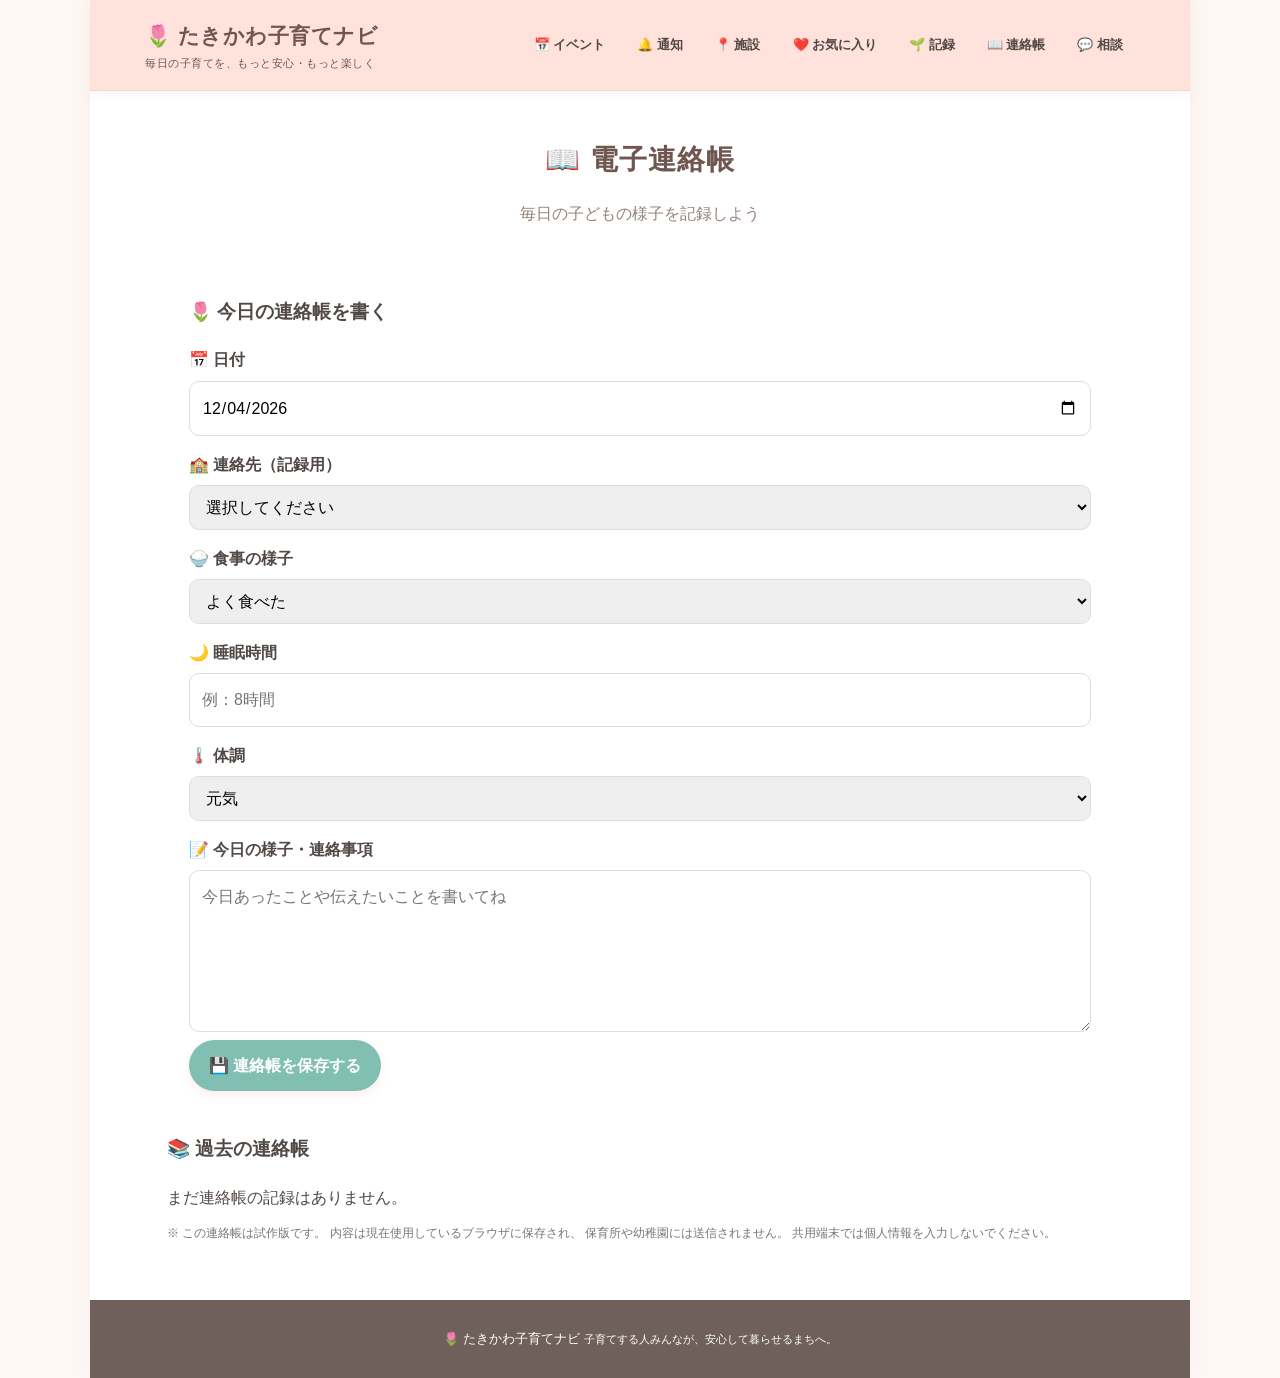
<file: contact.html>
<!doctype html>
<html lang="ja">
<head>
  <meta charset="utf-8">
  <meta name="viewport" content="width=device-width,initial-scale=1">
  <title>電子連絡帳｜たきかわ子育てナビ</title>
  <link rel="stylesheet" href="style.css">

  <style>
    .contact-box {
      background: white;
      padding: 22px;
      border-radius: 20px;
      margin: 20px 0;
    }

    .contact-box label {
      display: block;
      font-weight: bold;
      margin-top: 15px;
    }

    .contact-box input,
    .contact-box select,
    .contact-box textarea {
      width: 100%;
      box-sizing: border-box;
      padding: 12px;
      margin-top: 7px;
      border: 1px solid #ddd;
      border-radius: 10px;
      font: inherit;
    }

    .contact-card {
      background: white;
      border-radius: 15px;
      padding: 18px;
      margin: 12px 0;
    }

    .contact-card p {
      margin: 8px 0;
      white-space: pre-wrap;
      overflow-wrap: anywhere;
    }
  </style>
</head>

<body>
<div class="app">

  <header class="top">
    <a class="logo" href="index.html">
      🌷 たきかわ子育てナビ
      <small>毎日の子育てを、もっと安心・もっと楽しく</small>
    </a>

    <nav class="menu">
      <a href="events.html">📅 イベント</a>
      <a href="notifications.html">🔔 通知</a>
      <a href="places.html">📍 施設</a>
      <a href="favorites.html">❤️ お気に入り</a>
      <a href="records.html">🌱 記録</a>
      <a href="contact.html">📖 連絡帳</a>
      <a href="chat.html">💬 相談</a>
    </nav>
  </header>

  <section class="section">

    <div class="title">
      <h2>📖 電子連絡帳</h2>
      <p>毎日の子どもの様子を記録しよう</p>
    </div>

    <div class="contact-box">
      <h3>🌷 今日の連絡帳を書く</h3>

      <form id="contactForm">

        <label for="contactDate">📅 日付</label>
        <input type="date" id="contactDate" required>

        <label for="contactPlace">🏫 連絡先（記録用）</label>
        <select id="contactPlace">
          <option value="未指定">選択してください</option>
          <option value="保育所">保育所</option>
          <option value="幼稚園">幼稚園</option>
          <option value="その他">その他</option>
        </select>

        <label for="contactMeal">🍚 食事の様子</label>
        <select id="contactMeal">
          <option>よく食べた</option>
          <option>普通</option>
          <option>あまり食べなかった</option>
        </select>

        <label for="contactSleep">🌙 睡眠時間</label>
        <input type="text" id="contactSleep"
          placeholder="例：8時間">

        <label for="contactHealth">🌡️ 体調</label>
        <select id="contactHealth">
          <option>元気</option>
          <option>少し疲れている</option>
          <option>体調がよくない</option>
        </select>

        <label for="contactText">📝 今日の様子・連絡事項</label>
        <textarea id="contactText" rows="5"
          placeholder="今日あったことや伝えたいことを書いてね"></textarea>

        <button class="btn green" type="submit">
          💾 連絡帳を保存する
        </button>

      </form>
    </div>

    <h3>📚 過去の連絡帳</h3>
    <div id="contactList"></div>

    <p style="font-size:12px;color:#777;">
      ※ この連絡帳は試作版です。
      内容は現在使用しているブラウザに保存され、
      保育所や幼稚園には送信されません。
      共用端末では個人情報を入力しないでください。
    </p>

  </section>

  <footer class="footer">
    🌷 たきかわ子育てナビ
    <small>子育てする人みんなが、安心して暮らせるまちへ。</small>
  </footer>

</div>

<script>
const contactStorageKey = "takikawaContacts";

function getContacts() {
  try {
    const data = JSON.parse(
      localStorage.getItem(contactStorageKey) || "[]"
    );
    return Array.isArray(data) ? data : [];
  } catch {
    return [];
  }
}

function saveContacts(data) {
  localStorage.setItem(
    contactStorageKey,
    JSON.stringify(data)
  );
}

function renderContacts() {
  const list = document.getElementById("contactList");
  list.innerHTML = "";

  const contacts = getContacts()
    .sort((a, b) => b.date.localeCompare(a.date));

  if (contacts.length === 0) {
    list.textContent = "まだ連絡帳の記録はありません。";
    return;
  }

  contacts.forEach(item => {
    const card = document.createElement("div");
    card.className = "contact-card";

    const heading = document.createElement("h3");
    heading.textContent = "📅 " + item.date;

    const details = [
      "🏫 連絡先：" + item.place,
      "🍚 食事：" + item.meal,
      "🌙 睡眠：" + (item.sleep || "未入力"),
      "🌡️ 体調：" + item.health,
      "📝 今日の様子：" + (item.text || "未入力")
    ];

    card.appendChild(heading);

    details.forEach(detail => {
      const p = document.createElement("p");
      p.textContent = detail;
      card.appendChild(p);
    });

    const button = document.createElement("button");
    button.className = "btn light";
    button.textContent = "🗑️ 削除する";

    button.onclick = () => {
      if (!confirm("この記録を削除しますか？")) {
        return;
      }

      const updated = getContacts()
        .filter(c => c.id !== item.id);

      saveContacts(updated);
      renderContacts();
    };

    card.appendChild(button);
    list.appendChild(card);
  });
}

document.getElementById("contactDate").value =
  new Date(
    Date.now() - new Date().getTimezoneOffset() * 60000
  ).toISOString().slice(0, 10);

document.getElementById("contactForm")
  .addEventListener("submit", function(e) {
    e.preventDefault();

    const item = {
      id: crypto.randomUUID(),
      date: document.getElementById("contactDate").value,
      place: document.getElementById("contactPlace").value,
      meal: document.getElementById("contactMeal").value,
      sleep: document.getElementById("contactSleep").value.trim(),
      health: document.getElementById("contactHealth").value,
      text: document.getElementById("contactText").value.trim()
    };

    if (!item.date) {
      alert("日付を選んでね！");
      return;
    }

    try {
      const contacts = getContacts();
      contacts.push(item);
      saveContacts(contacts);

      this.reset();

      document.getElementById("contactDate").value =
        new Date(
          Date.now() -
          new Date().getTimezoneOffset() * 60000
        ).toISOString().slice(0, 10);

      renderContacts();
      alert("連絡帳を保存しました！🌷");

    } catch (error) {
      console.error(error);
      alert("保存できませんでした。");
    }
  });

renderContacts();
</script>

</body>
</html>
</file>
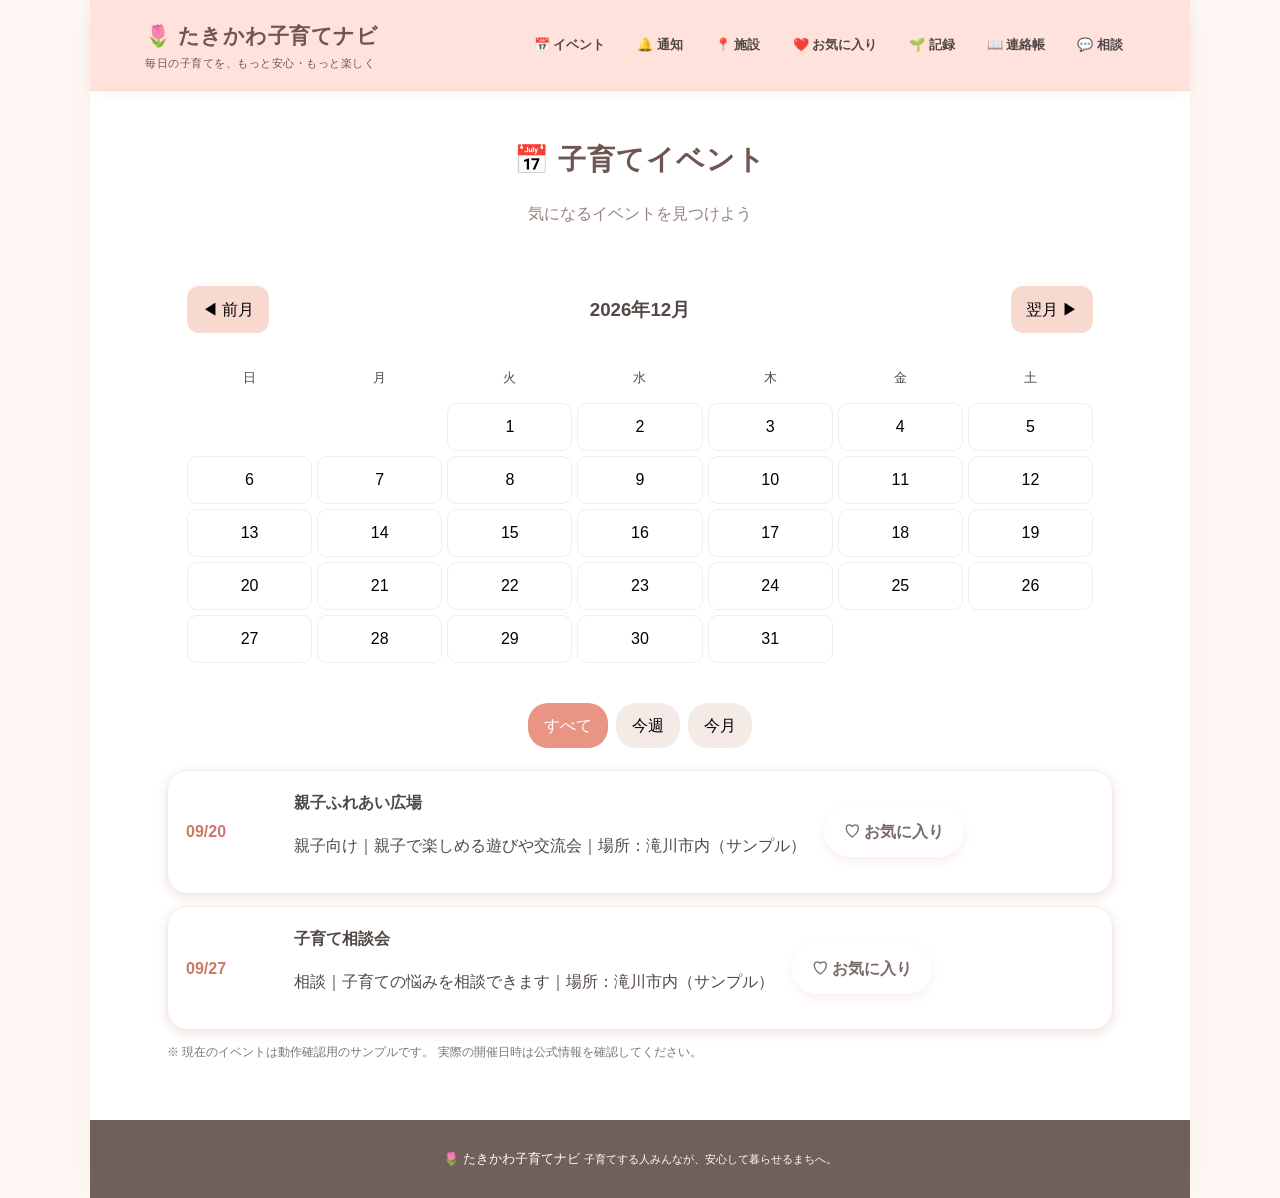
<file: events.html>
<!doctype html>
<html lang="ja">
<head>
  <meta charset="utf-8">
  <meta name="viewport" content="width=device-width,initial-scale=1">
  <title>イベント情報｜たきかわ子育てナビ</title>
  <link rel="stylesheet" href="style.css">
  <style>
    .calendar {
      background: white;
      padding: 20px;
      border-radius: 20px;
      margin: 20px 0;
    }
    .calendar-header {
      display: flex;
      justify-content: space-between;
      align-items: center;
      gap: 10px;
      margin-bottom: 15px;
    }
    .calendar-header button {
      border: none;
      border-radius: 12px;
      background: #f8d9cf;
      padding: 10px 15px;
      cursor: pointer;
    }
    .calendar-grid {
      display: grid;
      grid-template-columns: repeat(7, minmax(0,1fr));
      gap: 5px;
    }
    .calendar-grid button {
      min-height: 48px;
      border: 1px solid #eee;
      border-radius: 10px;
      background: white;
      cursor: pointer;
    }
    .calendar-grid button:disabled {
      cursor: default;
    }
    .calendar-grid .selected {
      background: #80bfb4;
      color: white;
    }
    .calendar-grid .has-event {
      border: 2px solid #80bfb4;
      font-weight: bold;
    }
    .weekday {
      text-align: center;
      font-size: 13px;
      padding: 8px 0;
    }
    .event-list {
      margin-top: 20px;
    }
    .event {
      margin-bottom: 12px;
    }
  </style>
</head>
<body>
<div class="app">

  <header class="top">
    <a class="logo" href="index.html">
      🌷 たきかわ子育てナビ
      <small>毎日の子育てを、もっと安心・もっと楽しく</small>
    </a>
    <nav class="menu">
      <a href="events.html">📅 イベント</a>
      <a href="notifications.html">🔔 通知</a>
      <a href="places.html">📍 施設</a>
      <a href="favorites.html">❤️ お気に入り</a>
      <a href="records.html">🌱 記録</a>
      <a href="contact.html">📖 連絡帳</a>
      <a href="chat.html">💬 相談</a>
    </nav>
  </header>

  <section class="section">
    <div class="title">
      <h2>📅 子育てイベント</h2>
      <p>気になるイベントを見つけよう</p>
    </div>

    <div class="calendar">
      <div class="calendar-header">
        <button onclick="changeMonth(-1)">◀ 前月</button>
        <h3 id="calendarTitle"></h3>
        <button onclick="changeMonth(1)">翌月 ▶</button>
      </div>
      <div id="calendarGrid" class="calendar-grid"></div>
    </div>

    <div class="tabs">
      <button onclick="setFilter('all',this)" class="active">すべて</button>
      <button onclick="setFilter('week',this)">今週</button>
      <button onclick="setFilter('month',this)">今月</button>
    </div>

    <div id="selectedDate"></div>
    <div id="eventList" class="event-list"></div>

    <p style="font-size:12px;color:#777;">
      ※ 現在のイベントは動作確認用のサンプルです。
      実際の開催日時は公式情報を確認してください。
    </p>
  </section>

  <footer class="footer">
    🌷 たきかわ子育てナビ
    <small>子育てする人みんなが、安心して暮らせるまちへ。</small>
  </footer>
</div>

<script>
const events = [
  {
    id: "sample1",
    date: "2026-09-20",
    title: "親子ふれあい広場",
    type: "親子向け",
    description: "親子で楽しめる遊びや交流会",
    place: "滝川市内（サンプル）"
  },
  {
    id: "sample2",
    date: "2026-09-27",
    title: "子育て相談会",
    type: "相談",
    description: "子育ての悩みを相談できます",
    place: "滝川市内（サンプル）"
  }
];

const today = new Date();
let year = today.getFullYear();
let month = today.getMonth();
let selected = null;
let filter = "all";

function localDate(d) {
  return d.getFullYear() + "-"
    + String(d.getMonth()+1).padStart(2,"0") + "-"
    + String(d.getDate()).padStart(2,"0");
}

function changeMonth(n) {
  const d = new Date(year, month+n, 1);
  year = d.getFullYear();
  month = d.getMonth();
  selected = null;
  renderCalendar();
  renderEvents();
}

function renderCalendar() {
  document.getElementById("calendarTitle").textContent =
    year + "年" + (month+1) + "月";

  const grid = document.getElementById("calendarGrid");
  grid.innerHTML = "";

  ["日","月","火","水","木","金","土"].forEach(w => {
    const label = document.createElement("div");
    label.className = "weekday";
    label.textContent = w;
    grid.appendChild(label);
  });

  const first = new Date(year,month,1).getDay();
  const days = new Date(year,month+1,0).getDate();

  for (let i=0; i<first; i++) {
    grid.appendChild(document.createElement("div"));
  }

  for (let day=1; day<=days; day++) {
    const date = localDate(new Date(year,month,day));
    const button = document.createElement("button");
    button.textContent = day;

    if (events.some(e => e.date === date)) {
      button.classList.add("has-event");
    }
    if (selected === date) {
      button.classList.add("selected");
    }

    button.onclick = () => {
      selected = selected === date ? null : date;
      filter = "all";
      document.querySelectorAll(".tabs button").forEach((b,i) => {
        b.classList.toggle("active",i===0);
      });
      renderCalendar();
      renderEvents();
    };

    grid.appendChild(button);
  }
}

function setFilter(value,button) {
  filter = value;
  selected = null;
  document.querySelectorAll(".tabs button").forEach(b => {
    b.classList.toggle("active",b===button);
  });
  renderCalendar();
  renderEvents();
}

function getFavorites() {
  try {
    return JSON.parse(localStorage.getItem("eventFavorites") || "[]");
  } catch {
    return [];
  }
}

function toggleFavorite(id) {
  let favorites = getFavorites();

  if (favorites.includes(id)) {
    favorites = favorites.filter(x => x !== id);
  } else {
    favorites.push(id);
  }

  localStorage.setItem("eventFavorites",JSON.stringify(favorites));
  renderEvents();
}

function renderEvents() {
  const list = document.getElementById("eventList");
  const dateLabel = document.getElementById("selectedDate");
  const now = new Date();

  let filtered = events;

  if (selected) {
    filtered = events.filter(e => e.date === selected);
    dateLabel.textContent = selected + " のイベント";
  } else {
    dateLabel.textContent = "";

    if (filter === "week") {
      const start = new Date(now.getFullYear(),now.getMonth(),now.getDate());
      const end = new Date(start);
      end.setDate(end.getDate()+7);

      filtered = events.filter(e => {
        const d = new Date(e.date+"T12:00:00");
        return d >= start && d < end;
      });
    } else if (filter === "month") {
      const prefix = localDate(now).slice(0,7);
      filtered = events.filter(e => e.date.startsWith(prefix));
    }
  }

  list.innerHTML = "";

  if (filtered.length === 0) {
    list.textContent = "この期間のイベントはありません。";
    return;
  }

  const favorites = getFavorites();

  filtered.forEach(e => {
    const card = document.createElement("div");
    card.className = "event";

    const date = document.createElement("div");
    date.className = "date";
    date.textContent = e.date.slice(5).replace("-","/");

    const info = document.createElement("div");
    const title = document.createElement("b");
    title.textContent = e.title;

    const details = document.createElement("p");
    details.textContent =
      e.type + "｜" + e.description + "｜場所：" + e.place;

    info.append(title,details);

    const button = document.createElement("button");
    button.className = "btn light";
    button.textContent = favorites.includes(e.id)
      ? "♥ 登録済み" : "♡ お気に入り";
    button.onclick = () => toggleFavorite(e.id);

    card.append(date,info,button);
    list.appendChild(card);
  });
}

renderCalendar();
renderEvents();
</script>
</body>
</html>
</file>
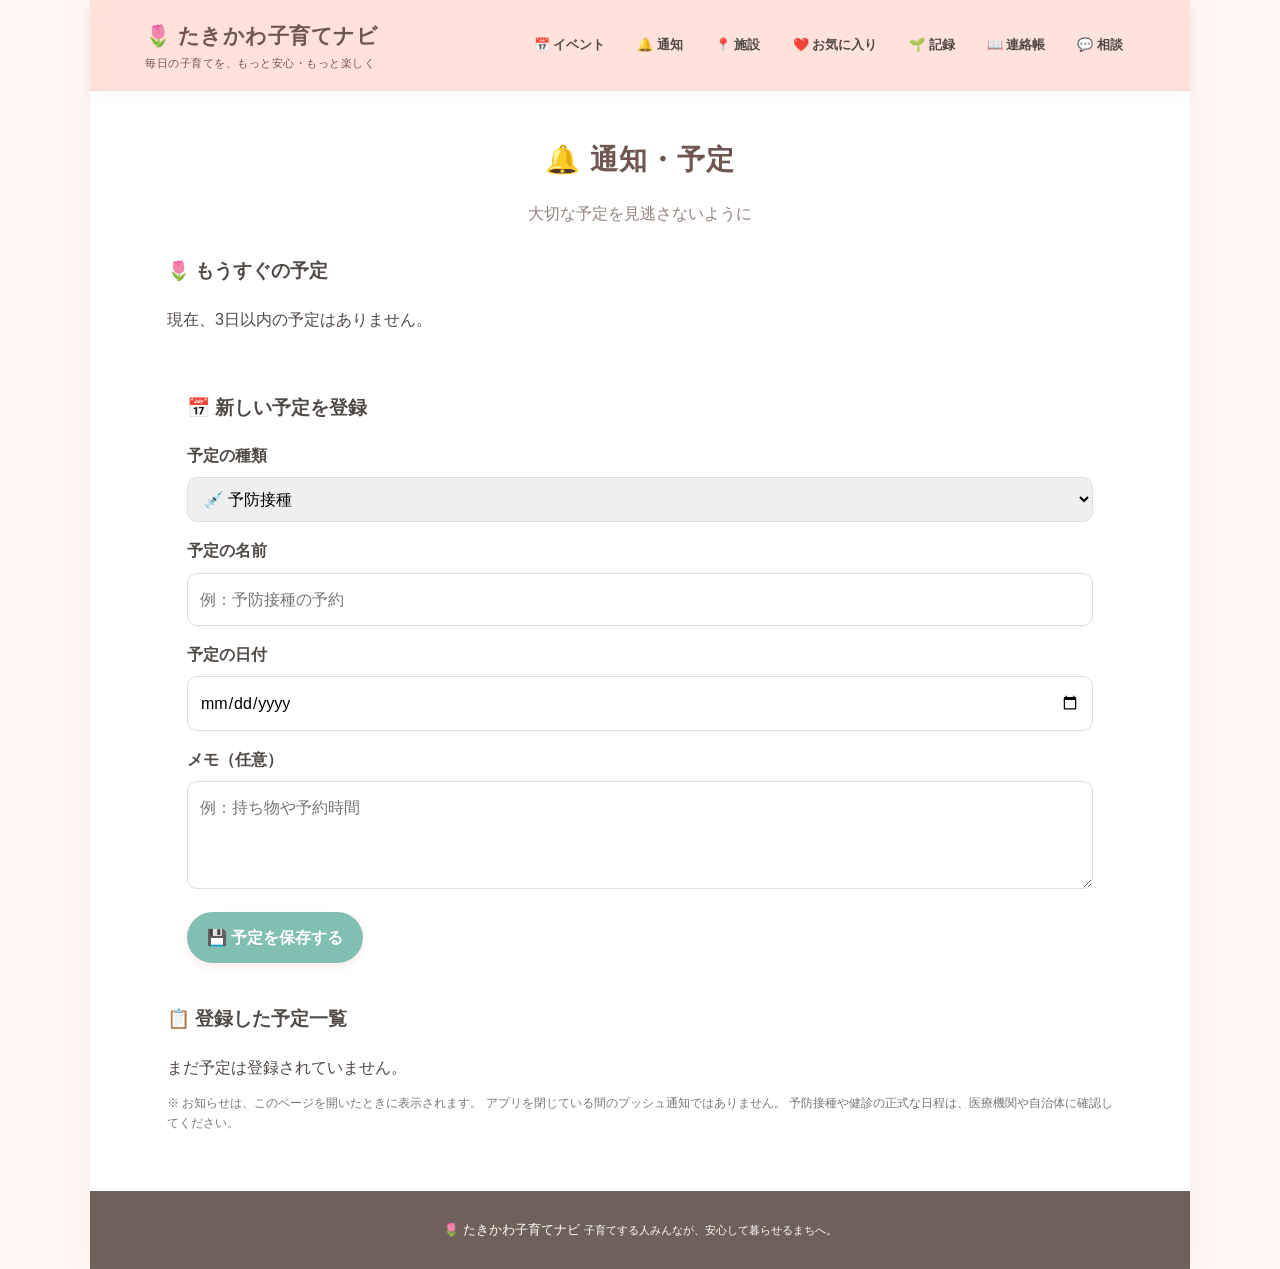
<file: notifications.html>
<!doctype html>
<html lang="ja">
<head>
  <meta charset="utf-8">
  <meta name="viewport" content="width=device-width,initial-scale=1">
  <title>通知・健診｜たきかわ子育てナビ</title>
  <link rel="stylesheet" href="style.css">
  <style>
    .schedule-box {
      background: white;
      border-radius: 20px;
      padding: 20px;
      margin: 20px 0;
    }
    .schedule-box input,
    .schedule-box select,
    .schedule-box textarea {
      width: 100%;
      box-sizing: border-box;
      padding: 12px;
      margin: 8px 0 15px;
      border: 1px solid #ddd;
      border-radius: 10px;
      font: inherit;
    }
    .schedule-box label {
      font-weight: bold;
    }
    .schedule-card {
      background: white;
      border-radius: 15px;
      padding: 18px;
      margin: 12px 0;
    }
    .schedule-card p {
      margin: 8px 0;
    }
    .reminder {
      background: #fff0d9;
      padding: 15px;
      border-radius: 12px;
      margin: 10px 0;
    }
  </style>
</head>
<body>
<div class="app">

  <header class="top">
    <a class="logo" href="index.html">
      🌷 たきかわ子育てナビ
      <small>毎日の子育てを、もっと安心・もっと楽しく</small>
    </a>
    <nav class="menu">
      <a href="events.html">📅 イベント</a>
      <a href="notifications.html">🔔 通知</a>
      <a href="places.html">📍 施設</a>
      <a href="favorites.html">❤️ お気に入り</a>
      <a href="records.html">🌱 記録</a>
      <a href="contact.html">📖 連絡帳</a>
      <a href="chat.html">💬 相談</a>
    </nav>
  </header>

  <section class="section">
    <div class="title">
      <h2>🔔 通知・予定</h2>
      <p>大切な予定を見逃さないように</p>
    </div>

    <h3>🌷 もうすぐの予定</h3>
    <div id="reminderList"></div>

    <div class="schedule-box">
      <h3>📅 新しい予定を登録</h3>

      <form id="scheduleForm">

        <label for="scheduleType">予定の種類</label>
        <select id="scheduleType" required>
          <option value="💉 予防接種">💉 予防接種</option>
          <option value="🩺 乳幼児健診">🩺 乳幼児健診</option>
          <option value="📅 その他の予定">📅 その他の予定</option>
        </select>

        <label for="scheduleTitle">予定の名前</label>
        <input id="scheduleTitle"
          placeholder="例：予防接種の予約"
          required>

        <label for="scheduleDate">予定の日付</label>
        <input id="scheduleDate"
          type="date"
          required>

        <label for="scheduleMemo">メモ（任意）</label>
        <textarea id="scheduleMemo"
          placeholder="例：持ち物や予約時間"
          rows="3"></textarea>

        <button type="submit" class="btn green">
          💾 予定を保存する
        </button>
      </form>
    </div>

    <h3>📋 登録した予定一覧</h3>
    <div id="scheduleList"></div>

    <p style="font-size:12px;color:#777;">
      ※ お知らせは、このページを開いたときに表示されます。
      アプリを閉じている間のプッシュ通知ではありません。
      予防接種や健診の正式な日程は、医療機関や自治体に確認してください。
    </p>
  </section>

  <footer class="footer">
    🌷 たきかわ子育てナビ
    <small>子育てする人みんなが、安心して暮らせるまちへ。</small>
  </footer>
</div>

<script>
const storageKey = "takikawaSchedules";

function getSchedules() {
  try {
    const saved = JSON.parse(localStorage.getItem(storageKey) || "[]");
    return Array.isArray(saved) ? saved : [];
  } catch {
    return [];
  }
}

function saveSchedules(schedules) {
  localStorage.setItem(storageKey, JSON.stringify(schedules));
}

function makeDate(text) {
  const parts = text.split("-").map(Number);
  return new Date(parts[0], parts[1] - 1, parts[2]);
}

function daysUntil(dateText) {
  const today = new Date();
  today.setHours(0, 0, 0, 0);

  const target = makeDate(dateText);
  return Math.round((target - today) / 86400000);
}

function renderSchedules() {
  const list = document.getElementById("scheduleList");
  const reminders = document.getElementById("reminderList");

  list.innerHTML = "";
  reminders.innerHTML = "";

  const schedules = getSchedules()
    .sort((a, b) => a.date.localeCompare(b.date));

  if (schedules.length === 0) {
    list.textContent = "まだ予定は登録されていません。";
  }

  let reminderCount = 0;

  schedules.forEach(item => {
    const card = document.createElement("div");
    card.className = "schedule-card";

    const title = document.createElement("h3");
    title.textContent = item.type + "｜" + item.title;

    const date = document.createElement("p");
    date.textContent = "📅 " + item.date;

    const memo = document.createElement("p");
    memo.textContent = item.memo || "";

    const removeButton = document.createElement("button");
    removeButton.className = "btn light";
    removeButton.textContent = "🗑️ 削除";
    removeButton.onclick = () => {
      if (!confirm("この予定を削除しますか？")) return;

      const updated = getSchedules()
        .filter(s => s.id !== item.id);

      saveSchedules(updated);
      renderSchedules();
    };

    card.append(title, date, memo, removeButton);
    list.appendChild(card);

    const days = daysUntil(item.date);

    if (days >= 0 && days <= 3) {
      reminderCount++;

      const notice = document.createElement("div");
      notice.className = "reminder";

      let message = "";

      if (days === 0) {
        message = "今日が予定日です！";
      } else {
        message = "あと" + days + "日です！";
      }

      notice.textContent =
        "🔔 " + item.title + "：" + message;

      reminders.appendChild(notice);
    }
  });

  if (reminderCount === 0) {
    reminders.textContent = "現在、3日以内の予定はありません。";
  }
}

document.getElementById("scheduleForm")
  .addEventListener("submit", function(e) {
    e.preventDefault();

    const item = {
      id: crypto.randomUUID(),
      type: document.getElementById("scheduleType").value,
      title: document.getElementById("scheduleTitle").value.trim(),
      date: document.getElementById("scheduleDate").value,
      memo: document.getElementById("scheduleMemo").value.trim()
    };

    if (!item.title || !item.date) {
      alert("予定名と日付を入力してね！");
      return;
    }

    const schedules = getSchedules();
    schedules.push(item);

    try {
      saveSchedules(schedules);
      this.reset();
      renderSchedules();
      alert("予定を保存しました！🌷");
    } catch (error) {
      console.error(error);
      alert("保存できませんでした。");
    }
  });

renderSchedules();
</script>
</body>
</html>
</file>
<file: style.css>
*{box-sizing:border-box}body{margin:0;font-family:"Noto Sans JP","Yu Gothic",sans-serif;background:#fffaf7;color:#554b48}button,input,textarea{font:inherit}a{text-decoration:none;color:inherit}.app{max-width:1100px;margin:auto;min-height:100vh;background:#fff}.top{background:#f8d9cf;padding:18px 5%;display:flex;align-items:center;justify-content:space-between;position:sticky;top:0;z-index:10}.logo{font-weight:800;font-size:21px}.logo small{display:block;font-size:11px;font-weight:400}.menu{display:flex;gap:8px;flex-wrap:wrap}.menu a{padding:9px 12px;border-radius:20px;font-size:13px}.menu a:hover,.menu .active{background:#fff}.hero{padding:55px 7%;background:linear-gradient(135deg,#fff0e9,#edf8f4);display:flex;justify-content:space-between;align-items:center;gap:30px}.hero h1{font-size:40px;margin:0 0 12px}.hero p{line-height:1.9}.hero-icon{font-size:90px;background:white;border-radius:50%;padding:25px}.btn{border:0;background:#e89584;color:white;padding:12px 20px;border-radius:25px;cursor:pointer;font-weight:700}.btn.green{background:#82bfb3}.btn.light{background:#fff;color:#786b66}.section{padding:45px 7%}.title{text-align:center;margin-bottom:28px}.title h2{margin:0;font-size:28px}.title p{color:#8b7e79}.grid{display:grid;grid-template-columns:repeat(3,1fr);gap:18px}.card{background:#fff;border-radius:20px;padding:22px;box-shadow:0 4px 18px #eadfd9;border:1px solid #f3e9e4}.card .ico{font-size:38px}.card h3{margin:10px 0 7px}.card p{line-height:1.7;font-size:14px}.card button{margin-top:10px}.event{display:flex;gap:18px;align-items:center;padding:18px;background:#fff;border-radius:16px;margin:12px 0;box-shadow:0 3px 12px #eee2dd}.date{font-weight:800;color:#d77968;min-width:90px}.badge{display:inline-block;background:#edf7f4;color:#4d8e82;border-radius:15px;padding:4px 9px;font-size:11px}.search{display:flex;gap:8px;max-width:700px;margin:0 auto 25px}.search input{flex:1;padding:13px;border:1px solid #ddd;border-radius:13px}.tabs{display:flex;gap:8px;justify-content:center;margin-bottom:22px;flex-wrap:wrap}.tabs button{border:0;background:#f4ebe7;padding:9px 16px;border-radius:20px;cursor:pointer}.tabs button.active{background:#e89584;color:white}.notice{padding:17px;border-left:5px solid #e89584;background:#fff;border-radius:12px;margin:12px 0}.record{background:#fff;border-radius:18px;padding:20px;margin:15px 0;box-shadow:0 3px 12px #eadfd9}.form{display:grid;gap:12px;max-width:650px;margin:auto}.form input,.form textarea,.form select{padding:13px;border:1px solid #ddd;border-radius:12px}.chat{max-width:700px;margin:auto}.bubble{padding:12px 15px;border-radius:16px;margin:10px 0;max-width:75%;background:#f3eee9}.bubble.me{margin-left:auto;background:#e4f3ef}.chatbar{display:flex;gap:8px;margin-top:18px}.chatbar input{flex:1;padding:13px;border:1px solid #ddd;border-radius:20px}.mapbox{height:230px;background:#eef5f2;border-radius:20px;display:flex;align-items:center;justify-content:center;font-size:55px;margin-bottom:20px}.footer{background:#655955;color:#fff;text-align:center;padding:28px}.hidden{display:none}@media(max-width:760px){.top{display:block}.menu{margin-top:12px}.hero{flex-direction:column;text-align:center}.hero h1{font-size:32px}.grid{grid-template-columns:1fr}.section{padding:32px 6%}.event{align-items:flex-start}.date{min-width:70px}.hero-icon{font-size:60px}}

/* =================================
   たきかわ子育てナビ
   デザインアップデート
================================= */

/* 全体 */
body {
  background: #fff8f5;
  color: #514945;
  line-height: 1.7;
}

.app {
  box-shadow: 0 0 35px rgba(170, 125, 110, 0.08);
}

/* ヘッダー */
.top {
  background: rgba(255, 226, 218, 0.97);
  border-bottom: 1px solid #f2d7ce;
  box-shadow: 0 3px 12px rgba(150, 100, 90, 0.06);
}

.logo {
  color: #705650;
  letter-spacing: 0.5px;
}

.menu a {
  transition: background 0.2s, transform 0.2s;
  font-weight: 600;
}

.menu a:hover {
  background: white;
  transform: translateY(-2px);
}

/* メインビジュアル */
.hero {
  background: linear-gradient(
    135deg,
    #fff0e9 0%,
    #fff9ed 50%,
    #e9f7f2 100%
  );
  border-radius: 0 0 35px 35px;
}

.hero h1 {
  color: #76564f;
  line-height: 1.4;
}

.hero-icon {
  box-shadow: 0 10px 25px rgba(190, 130, 115, 0.12);
}

/* 見出し */
.title h2 {
  color: #705650;
  letter-spacing: 1px;
}

.title p {
  color: #95827c;
}

/* カード */
.card {
  border-radius: 24px;
  border: 1px solid #f4e8e2;
  box-shadow: 0 5px 20px rgba(160, 120, 110, 0.09);
  transition: transform 0.2s, box-shadow 0.2s;
}

.card:hover {
  transform: translateY(-4px);
  box-shadow: 0 10px 25px rgba(160, 120, 110, 0.14);
}

.card h3 {
  color: #705650;
}

/* ボタン */
.btn {
  border-radius: 30px;
  box-shadow: 0 4px 10px rgba(220, 140, 125, 0.15);
  transition: transform 0.2s, filter 0.2s;
}

.btn:hover {
  transform: translateY(-2px);
  filter: brightness(1.04);
}

.btn:active {
  transform: scale(0.98);
}

button:focus-visible,
a:focus-visible {
  outline: 3px solid #6bafa4;
  outline-offset: 3px;
}

/* イベント */
.event {
  border: 1px solid #f5eae5;
  border-radius: 20px;
}

.date {
  color: #ce7868;
}

/* お知らせ */
.notice {
  border-radius: 16px;
  box-shadow: 0 3px 12px rgba(160, 120, 110, 0.06);
}

/* 入力フォーム */
input,
textarea,
select {
  max-width: 100%;
}

.form input,
.form textarea,
.form select,
.search input,
.chatbar input {
  background: #fffdfc;
  border: 1px solid #e8dcd6;
  transition: border-color 0.2s, box-shadow 0.2s;
}

input:focus,
textarea:focus,
select:focus {
  outline: none;
  border-color: #82bfb3;
  box-shadow: 0 0 0 3px rgba(130, 191, 179, 0.18);
}

/* 成長記録 */
.record {
  border: 1px solid #f3e8e3;
  border-radius: 22px;
}

/* チャット */
.bubble {
  border-radius: 20px;
  line-height: 1.8;
}

.bubble.me {
  background: #e4f5ef;
}

/* フッター */
.footer {
  background: #70605b;
  font-size: 13px;
}

/* スマホ対応 */
@media (max-width: 760px) {
  .top {
    padding: 14px 5%;
  }

  .logo {
    font-size: 19px;
  }

  .menu {
    display: flex;
    gap: 6px;
    justify-content: center;
  }

  .menu a {
    font-size: 12px;
    padding: 8px 10px;
    background: rgba(255, 255, 255, 0.55);
  }

  .hero {
    padding: 38px 6%;
  }

  .hero h1 {
    font-size: 29px;
  }

  .card {
    padding: 20px;
  }

  .search,
  .chatbar {
    flex-wrap: wrap;
  }

  .search input,
  .chatbar input {
    min-width: 0;
  }
}

/* 動きを減らす設定への対応 */
@media (prefers-reduced-motion: reduce) {
  .card,
  .btn,
  .menu a {
    transition: none;
  }
}

/* パスワード表示ボタン */
.password-box {
  position: relative;
  width: 100%;
}

.password-box input {
  width: 100%;
  padding-right: 55px;
}

.password-toggle {
  position: absolute;
  right: 10px;
  top: 50%;
  transform: translateY(-50%);
  border: none;
  background: transparent;
  cursor: pointer;
  font-size: 21px;
  padding: 8px;
  border-radius: 10px;
}

.password-toggle:hover {
  background: #fff0e9;
}
#confirmPasswordBox input {
  width: 100%;
}
</file>
